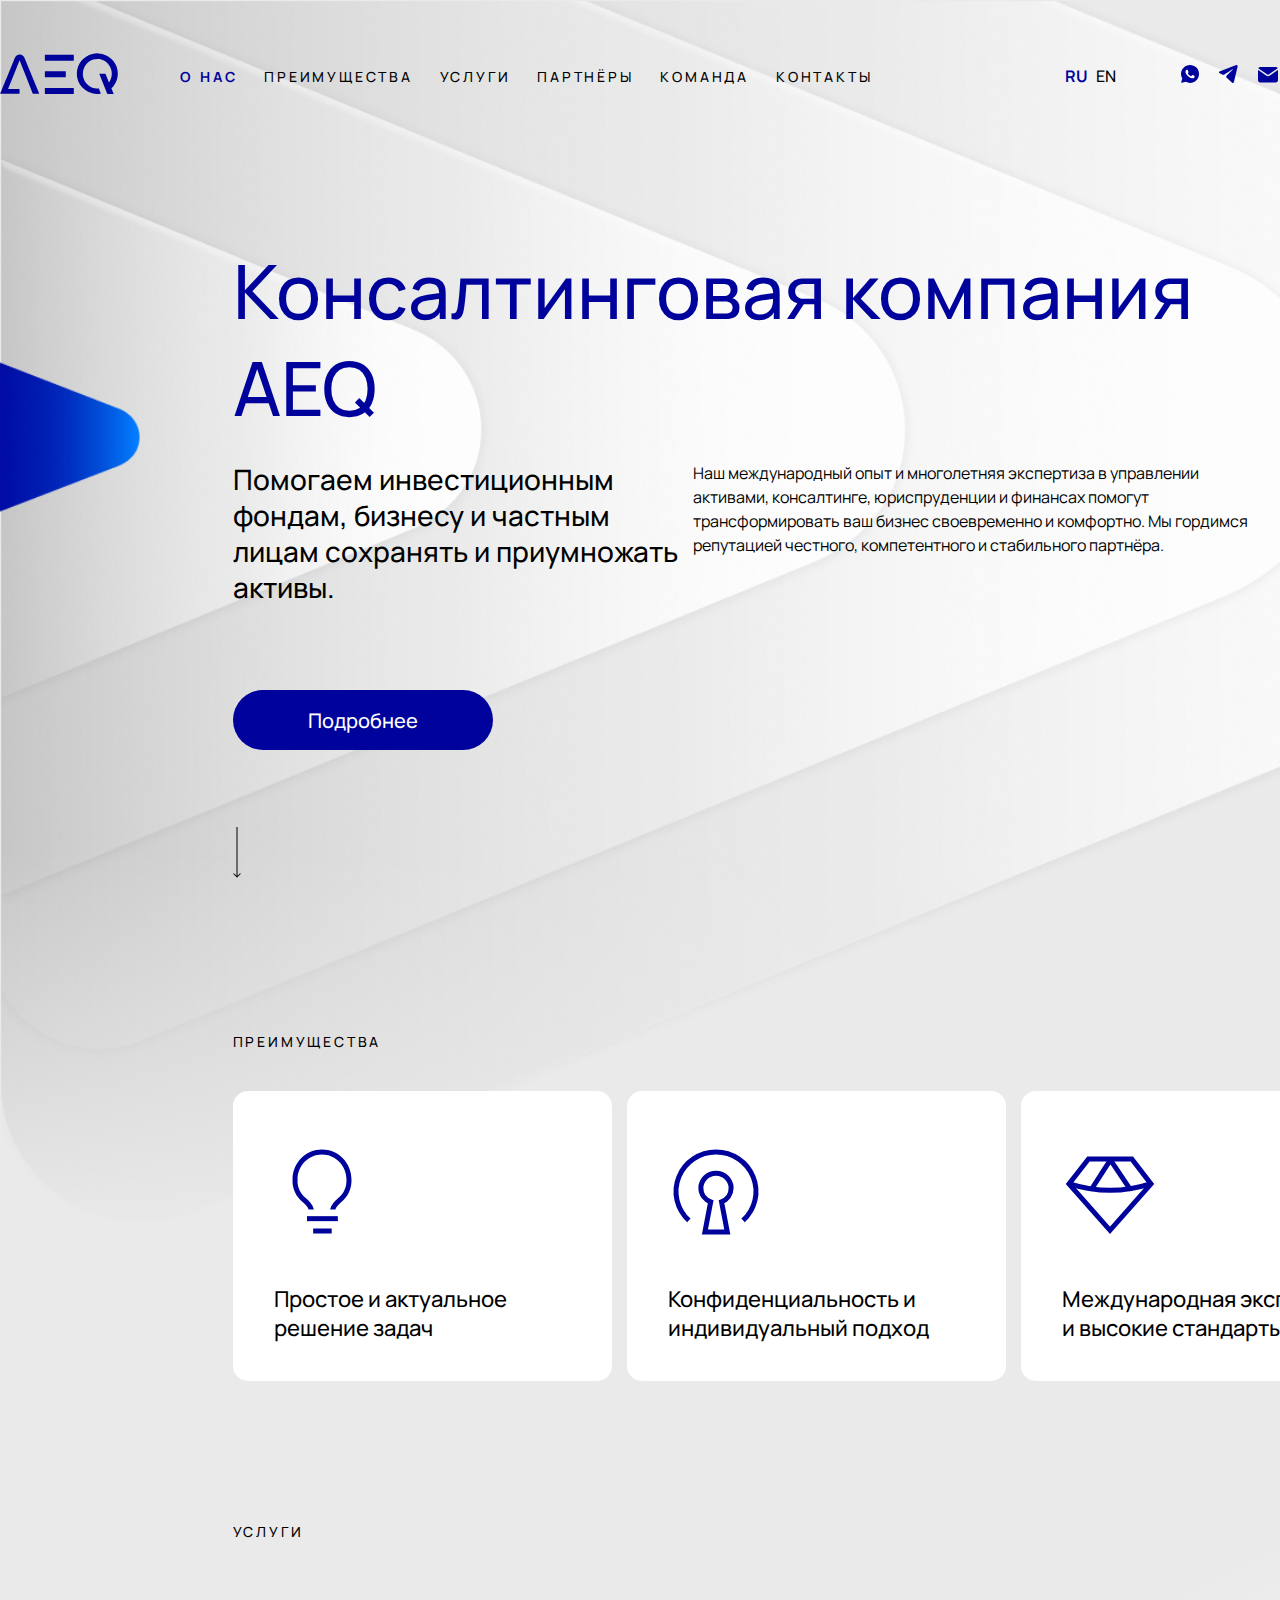
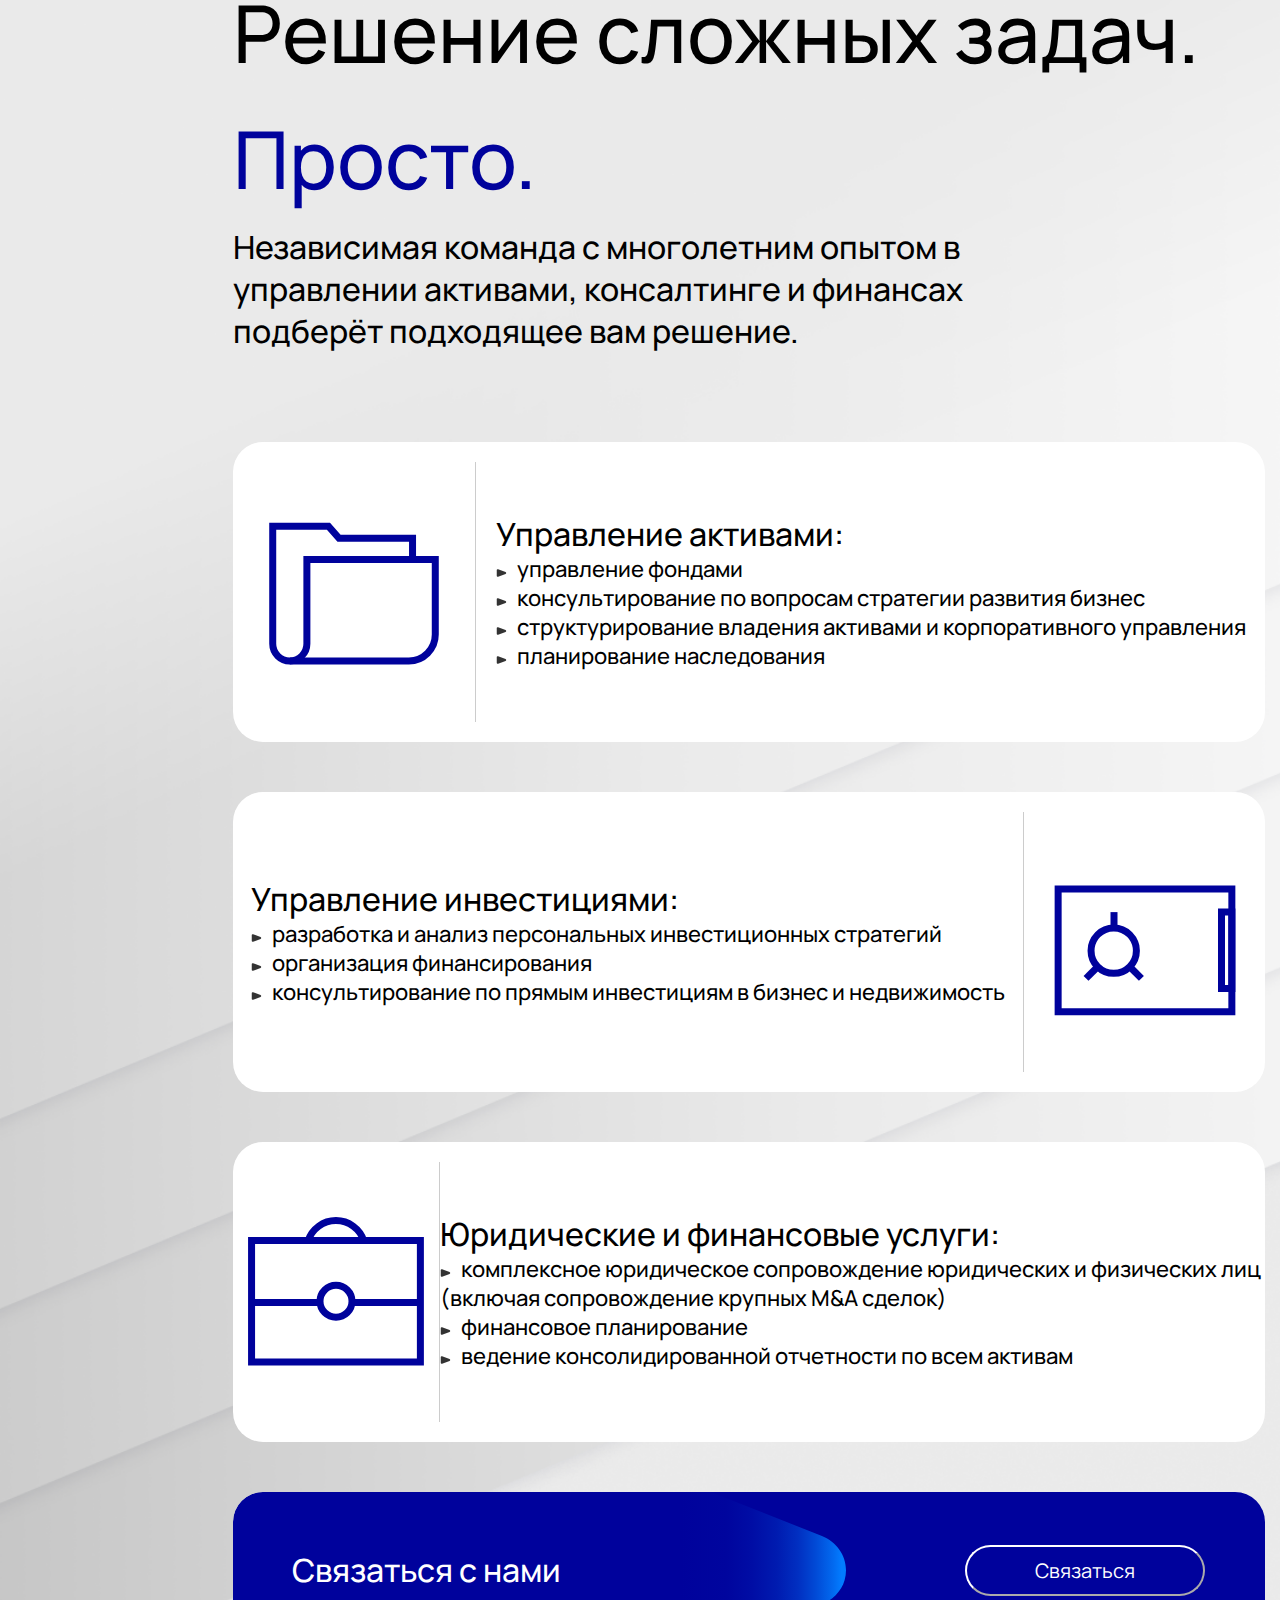
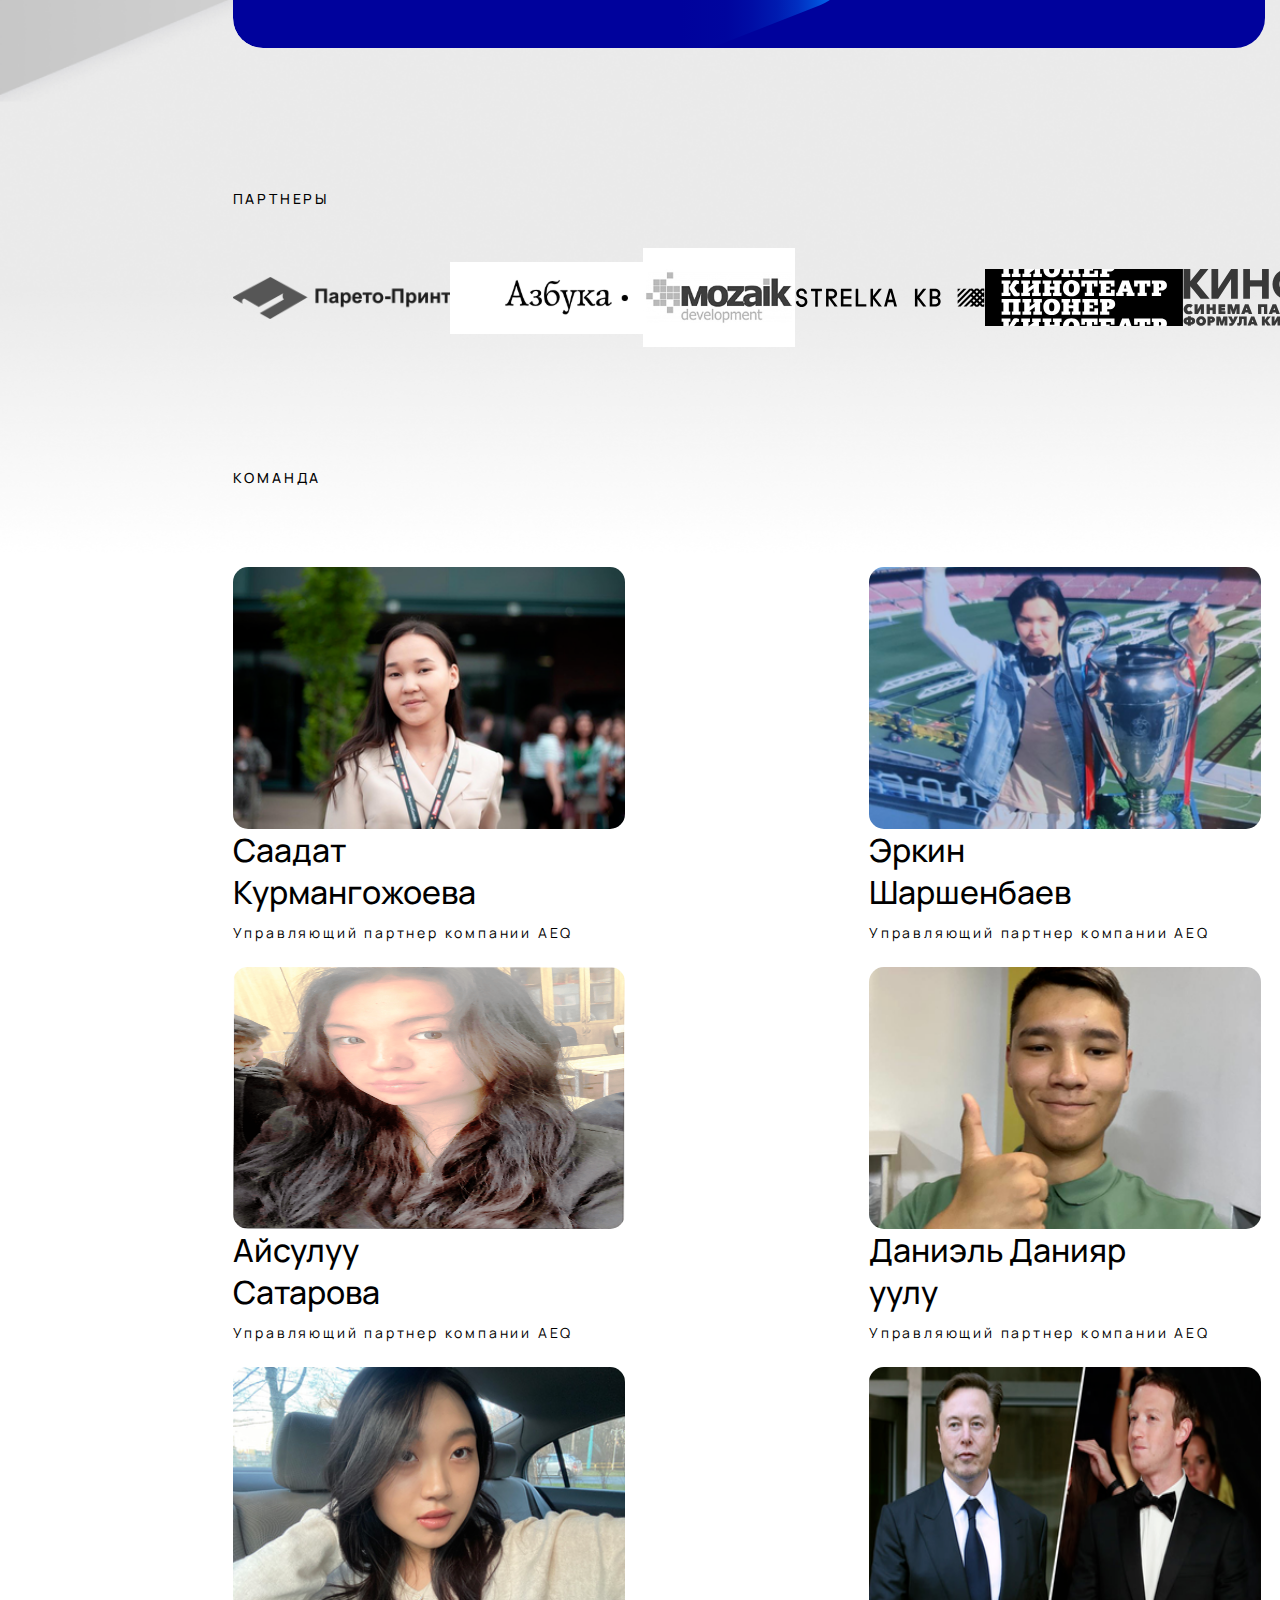
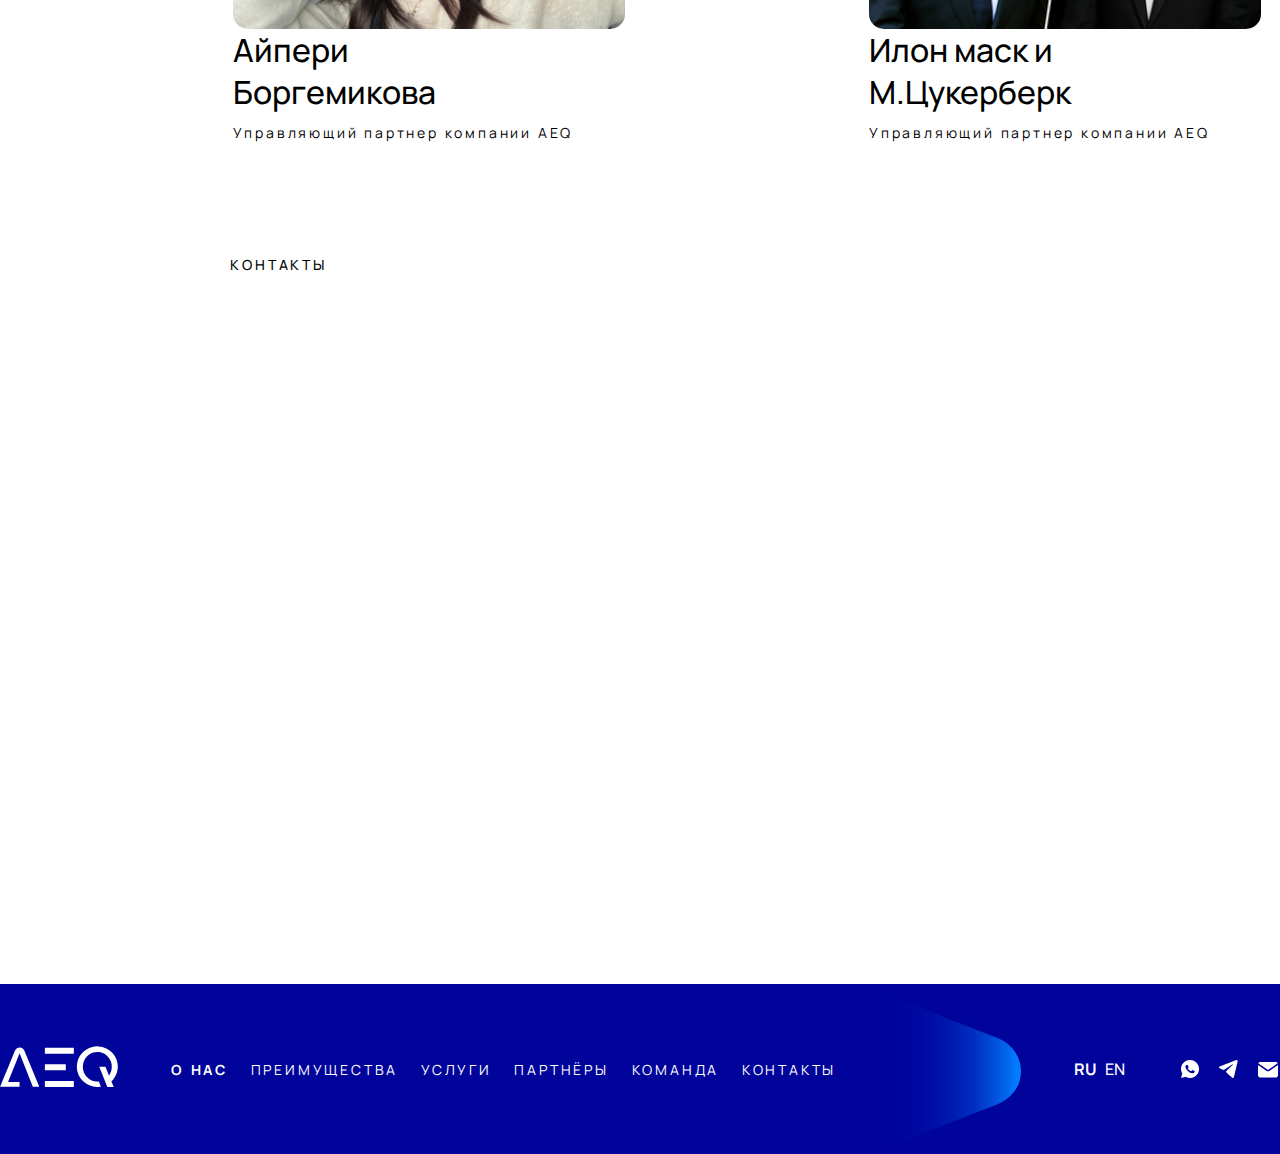
<file: index.html>
<!DOCTYPE html>
<html lang="en">
  <head>
    <meta charset="UTF-8" />
    <meta name="viewport" content="width=device-width, initial-scale=1.0" />
    <title>Document</title>
    <link rel="stylesheet" href="./css/style.css" />
    <link rel="preconnect" href="https://fonts.googleapis.com" />
    <link rel="preconnect" href="https://fonts.gstatic.com" crossorigin />
    <link
      href="https://fonts.googleapis.com/css2?family=Manrope:wght@400;500;600;700&family=Roboto:wght@500;700&display=swap"
      rel="stylesheet"
    />
  </head>
  <body>
    <header>
        <div class="header__logo">
        <a href="" target="_blank"><img src="./img/company.svg" alt="" /></a>
        </div>
        <nav class="header__nav">
          <a class="header__a" href="#hero"><p class="nav__blue">О НАС</p></a>
          <a href="#advantages"><p>ПРЕИМУЩЕСТВА</p></a>
          <a href="#services"><p>УСЛУГИ</p></a>
          <a href="#partners"><p>ПАРТНЁРЫ</p></a>
          <a href="#team"><p>КОМАНДА</p></a>
          <a href="#contacts"><p>КОНТАКТЫ</p></a>
        </nav>
        <div class="lang">
        <a><p>RU</p></a>
        <a>EN</a>
        </div>
        <div class="massangers__img">
          <a target="_blank" href="https://www.whatsapp.com/?lang=ru"><img src="./img/whatsapp.svg" alt="" /></a>
          <a target="_blank" href="https://web.telegram.org/k/"><img src="./img/telegram.svg" alt="" /></a>
          <a target="_blank" href="https://www.google.com/intl/ru/gmail/about/"><img src="./img/mail.svg" alt="" /></a>
        </div>
      </div>
    </header>
    <div id="hero" class="container main">
      <h1>Консалтинговая компания AEQ</h1>
      <div class="main__inner">
        <div class="main__inner--left">
          <p>
            Помогаем инвестиционным фондам, бизнесу и частным лицам сохранять и
            приумножать активы.
          </p>
        </div>
        <div class="main__inner--right">
          <span
            >Наш международный опыт и многолетняя экспертиза в управлении
            активами, консалтинге, юриспруденции и финансах помогут
            трансформировать ваш бизнес своевременно и комфортно. Мы гордимся
            репутацией честного, компетентного и стабильного партнёра.</span
          >
        </div>
      </div>
      <button class="main__btn"><a href="#advantages">Подробнее</a></button>
      <img class="arrow" src="./img/Arrow 2.png" alt="" />
    </div>
    <div id="advantages" class="container advantages">
      <h2>ПРЕИМУЩЕСТВА</h2>
      <div class="advantages__inner">
        <div class="advantages__component">
          <img src="./img/solution.svg" alt="" class="advantages__photo" />
          <p>Простое и актуальное решение задач</p>
        </div>
        <div class="advantages__component">
          <img src="./img/security.svg" alt="" class="advantages__photo" />
          <p>Конфиденциальность и индивидуальный подход</p>
        </div>
        <div class="advantages__component--last">
          <img src="./img/expertise.svg" alt="" class="advantages__photo" />
          <p>Международная экспертиза и высокие стандарты</p>
        </div>
      </div>
    </div>
    <div id="services" class="container services">
      <h2>УСЛУГИ</h2>
      <div class="services__title">
        <p>Решение сложных задач.</p>
        <br />
        <p class="services__title--blue">Просто.</p>
      </div>
      <p class="services__title--bottom">
        Независимая команда с многолетним опытом в управлении активами,
        консалтинге и финансах подберёт подходящее вам решение.
      </p>
      <div class="services__content">
        <div class="services__content--inner">
          <div class="services__content--image">
            <img  src="./img/folder.svg" alt="" />
          </div>
          <img class="Line__img" src="./img/Line 7.svg" alt="" />
          <div class="services__content--text">
            <p class="services__content--h1">Управление активами:</p>
              <ul class="services__content--ul">
                <li>управление фондами</li>
                <li>консультирование по вопросам стратегии развития бизнес</li>
                <li>структурирование владения активами и корпоративного управления</li>
                <li>планирование наследования</li>
              </ul>
          </div>
        </div>
        <div class="services__content--inner">
          <div class="services__content--text">
            <p class="services__content--h1">Управление инвестициями:</p>
              <ul class="services__content--ul">
                <li>разработка и анализ персональных инвестиционных стратегий</li>
                <li>oрганизация финансирования</li>
                <li>консультирование по прямым инвестициям в бизнес и недвижимость</li>
              </ul>
          </div>
          <img class="Line__img" src="./img/Line 7.svg" alt="" />
          <div class="services__content--image">
            <img src="./img/safe.svg" alt="" />
          </div>
        </div>
        <div class="services__content--inner">
          <div class="services__content--image">
            <img src="./img/law.svg" alt="" />
          </div>
          <img class="Line__img" src="./img/Line 7.svg" alt="" />
          <div class="services__content--text">
            <p class="services__content--h1">
              Юридические и финансовые услуги:
            </p>
              <ul class="services__content--ul">
                <li>комплексное юридическое сопровождение юридических и физических
                    лиц (включая сопровождение крупных M&A сделок)</li>
                <li>финансовое планирование</li>
                <li>ведение консолидированной отчетности по всем активам</li>
              </ul>
          </div>
        </div>
        <div class="services__footer">
          <p class="services__footer--p">Связаться с нами</p>
          <img src="./img/ServicesFooterVector.svg" alt="" />
          <a href="consult.html"><button class="services__btn">Связаться</button></a>
        </div>
      </div>
    </div>
    <div id="partners" class="container partners">
      <h2>ПАРТНЕРЫ</h2>
      <div class="partners__content">
        <img src="./img/partners1.svg" alt="" />
        <img src="./img/partners2.svg" alt="" />
        <img src="./img/partners3.svg" alt="" />
        <img src="./img/partners4.svg" alt="" />
        <img src="./img/partners5.svg" alt="" />
        <img src="./img/partners6.svg" alt="" />
      </div>
    </div>
    <div id="team" class="team">
      <h2>КОМАНДА</h2>
      <div class="team__content">
        <a href="squad.html">
          <div class="team__content--inner">
            <img class="team__img" src="./img/saadat.png" alt="" />
            <p>Саадат Курмангожоева</p>
            <span>Управляющий партнер компании AEQ</span>
          </div>
        </a>
        <a href="squad.html">
          <div class="team__content--inner">
            <img class="team__img" src="./img/Erkin.png" alt="" />
            <p>Эркин Шаршенбаев</p>
            <span>Управляющий партнер компании AEQ</span>
          </div>
        </a>
        <a href="squad.html">
          <div class="team__content--inner">
            <img class="team__img" src="./img/Aisuluu.png" alt="" />
            <p>  Айсулуу Сатарова</p>
            <span>Управляющий партнер компании AEQ</span>
          </div>
        </a>
        <a href="squad.html">
          <div class="team__content--inner">
            <img class="team__img" src="./img/me.png" alt="" />
            <p>Даниэль Данияр уулу</p>
            <span>Управляющий партнер компании AEQ</span>
          </div>
        </a>
        <a href="squad.html">
          <div class="team__content--inner">
            <img class="team__img" src="./img/Aiperi.png" alt="" />
            <p>Айпери Боргемикова</p>
            <span>Управляющий партнер компании AEQ</span>
          </div>
        </a>
        <a href="squad.html">
          <div class="team__content--inner">
            <img class="team__img" src="./img/Mark.png" alt="" />
            <p>Илон маск и М.Цукерберк</p>
            <span>Управляющий партнер компании AEQ</span>
          </div>
        </a>
      </div>
    </div>
    <section id="contacts" class="contacts">
      <h2>КОНТАКТЫ</h2>
      <div class="maps">
        <iframe
          src="https://www.google.com/maps/embed?pb=!1m18!1m12!1m3!1d2244.2169403648554!2d37.59858837683443!3d55.772103973091376!2m3!1f0!2f0!3f0!3m2!1i1024!2i768!4f13.1!3m3!1m2!1s0x46b54a3e68954dff%3A0x7f4d7015394a2850!2z0J7RgNGD0LbQtdC50L3Ri9C5INC_0LXRgC4sINCc0L7RgdC60LLQsCwg0KDQvtGB0YHQuNGP!5e0!3m2!1sru!2skg!4v1689105717784!5m2!1sru!2skg"
          width="100%"
          height="670"
          style="border: 0"
          allowfullscreen=""
          loading="lazy"
          referrerpolicy="no-referrer-when-downgrade"
        ></iframe>
      </div>
    </section>
    <footer> 
        <div class="footer__content"> 
                <div class="footer__inner"> 
                    <div class="footer__logo"> 
                        <a href="#" target="_blank" rel="noopener noreferrer"><img src="./img/AEQFooter.svg" alt="footer--logo" /></a> 
                        </div> 
                        <nav class="footer__nav"> 
                            <a href="#hero"><p class="footer__nav--p">О НАС</p></a> 
                            <a href="#advantages"><p>ПРЕИМУЩЕСТВА</p></a> 
                            <a href="#services"><p>УСЛУГИ</p></a> 
                            <a href="#partners"><p>ПАРТНЁРЫ</p></a> 
                            <a href="#team"><p>КОМАНДА</p></a> 
                            <a href="#contacts"><p>КОНТАКТЫ</p></a> 
                            <img src="./img/footer__vector.svg" alt=""> 
                            </nav> 
                        <div class="footer__language__logo"> 
                            <a><p>RU</p></a> 
                            <a>EN</a> 
                        </div> 
                        <div class="massangers__img"> 
                            <img src="./img/footer__icons.png " alt="" /> 
                        </div> 
                    </div> 
                </div> 
        </div> 
      </footer>
  </body>
</html>
</file>
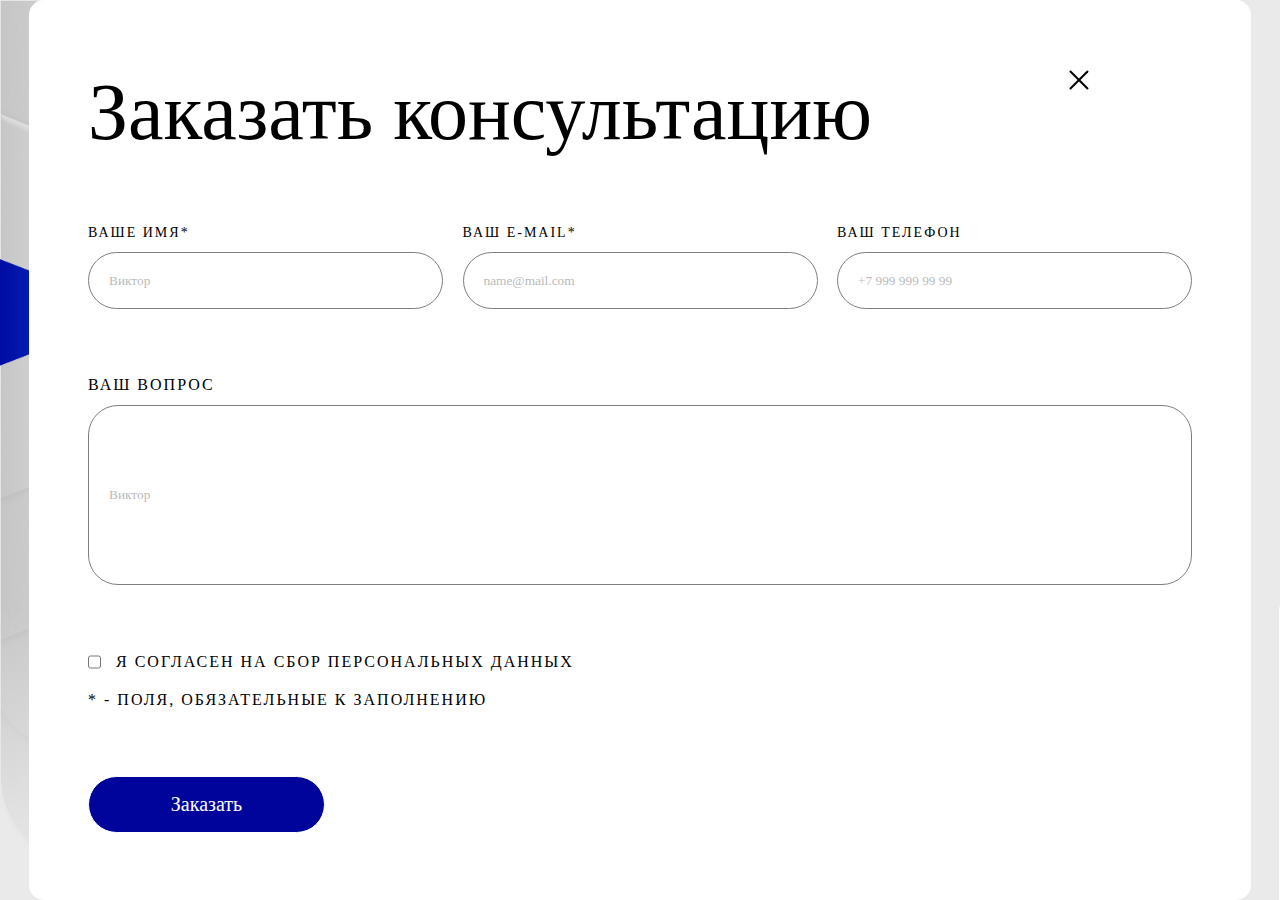
<file: consult.html>
<!DOCTYPE html>
<html lang="en">
  <head>
    <meta charset="UTF-8" />
    <meta name="viewport" content="width=device-width, initial-scale=1.0" />
    <title>consult</title>
    <link rel="stylesheet" href="./css/style.css" />
  </head>
  <body>
    <div class="consult__container">
      <div class="close__img--consult">
        <a href="index.html"><img src="./img/х.svg" alt="" /></a>
      </div>
      <div class="consult__inner">
        <div class="consult__h1">Заказать консультацию</div>
        <div class="consult__inner--top">
          <div class="consult__box--small">
            <p class="consult__box--p">Ваше имя*</p>
            <input placeholder="Виктор" type="text" />
          </div>
          <div class="consult__box--small">
            <p class="consult__box--p">Ваш e-mail*</p>
            <input placeholder="name@mail.com" type="text" />
          </div>
          <div class="consult__box--small">
            <p class="consult__box--p">Ваш телефон</p>
            <input placeholder="+7 999 999 99 99" type="text" />
          </div>
        </div>
        <div class="consult__box--big">
          <p>Ваш вопрос</p>
          <input placeholder="Виктор" type="text" />
        </div>
        <div class="consult__checkbox">
          <input type="checkbox" />
          <p>Я согласен на сбор персональных данных</p>
          <p>*  - поля, обязательные к заполнению</p>
          </div>
          <button class="consult__btn"><a href="index.html">Заказать</a></button>
        </div>
      </div>
    </div>
  </body>
</html>
</file>
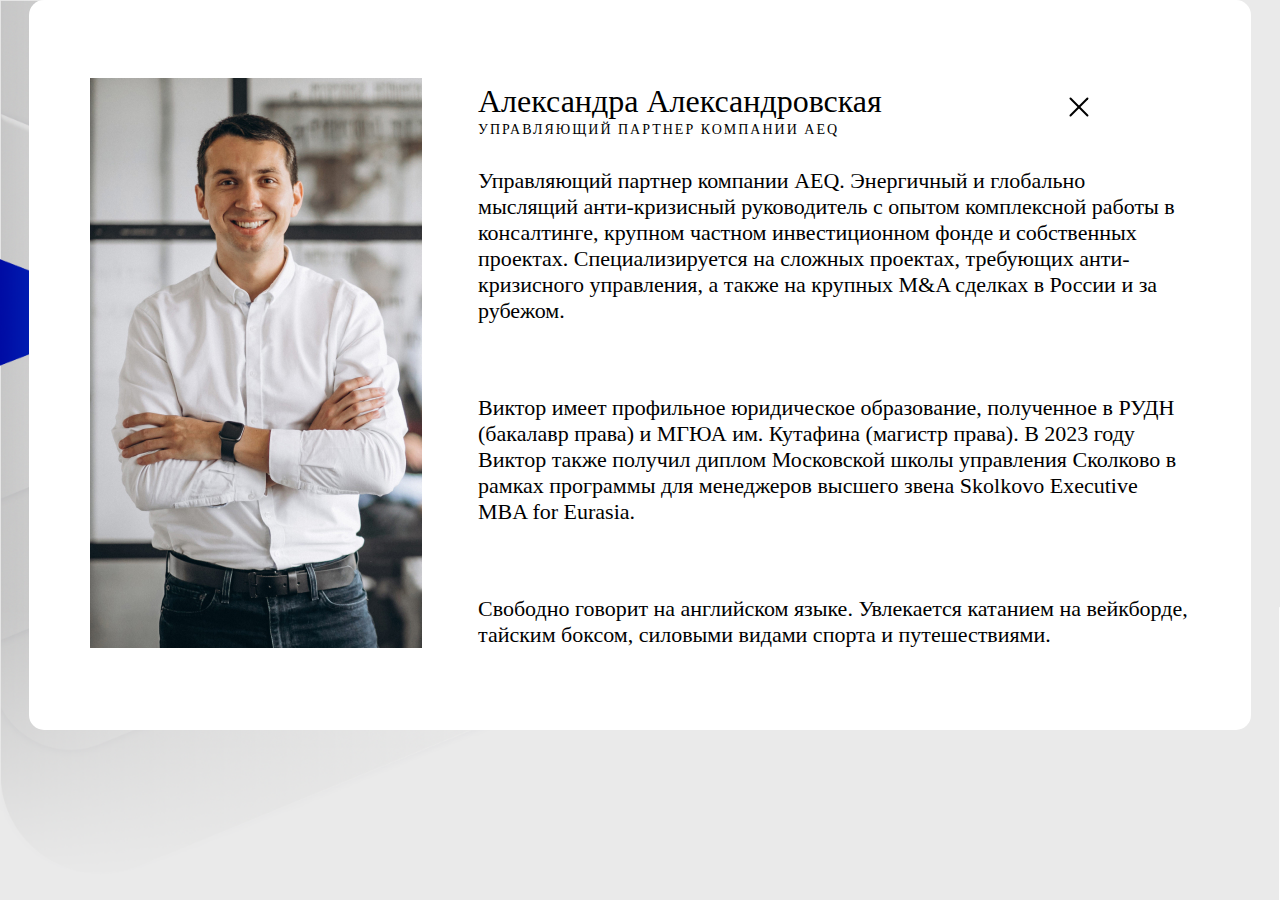
<file: squad.html>
<!DOCTYPE html>
<html lang="en">
  <head>
    <meta charset="UTF-8" />
    <meta name="viewport" content="width=device-width, initial-scale=1.0" />
    <title>squad</title>
    <link rel="stylesheet" href="./css/style.css" />
  </head>
  <body>
    <div class="squad__container">
      <div class="close__img">
        <a href="index.html"><img src="./img/х.svg" alt="" /></a>
      </div>
      <div class="squad__inner">
        <div class="sqaud__inner-left">
          <img src="./img/AEQ_photostyle_sample_3 1.jpg" alt="" />
        </div>
        <div class="sqaud__inner-right">
          <div class="squad__inner-title">
            <p>Александра Александровская</p>
            <span>Управляющий партнер компании AEQ</span>
          </div>
          <div class="squad__inner-text">
            <p>
              Управляющий партнер компании AEQ. Энергичный и глобально мыслящий
              анти-кризисный руководитель с опытом комплексной работы в
              консалтинге, крупном частном инвестиционном фонде и собственных
              проектах. Специализируется на сложных проектах, требующих
              анти-кризисного управления, а также на крупных M&A сделках в
              России и за рубежом.
            </p>
            <p>
              Виктор имеет профильное юридическое образование, полученное в РУДН
              (бакалавр права) и МГЮА им. Кутафина (магистр права). В 2023 году
              Виктор также получил диплом Московской школы управления Сколково в
              рамках программы для менеджеров высшего звена Skolkovo Executive
              MBA for Eurasia.
            </p>
            <p>
              Свободно говорит на английском языке. Увлекается катанием на
              вейкборде, тайским боксом, силовыми видами спорта и путешествиями.
            </p>
          </div>
        </div>
      </div>
    </div>
  </body>
</html>
</file>
<file: css/style.css>
* {
  margin: 0;
  padding: 0;
  box-sizing: border-box;
  font-family: "Manrope";
  font-weight: 500;
}
h1 {
  font-size: 75px;
  line-height: 97px;
  letter-spacing: 0em;
  text-align: left;
  color: #00029c;
  font-family: "Manrope";
}
h2 {
  font-size: 14px;
  line-height: 19px;
  letter-spacing: 0.2em;
  text-align: left;
  color: #000000;
  margin-bottom: 40px;
}
h2:hover {
  color: #00029c;
}
body {
  background-image: url("../img/bg.png");
  background-repeat: no-repeat;
  background-size: cover;
  font-family: "Manrope";
}
span {
  font-weight: 400;
}
a,
button {
  cursor: pointer;
  text-decoration: none;
  color: #fff;
}
a:hover {
  font-size: 125%;
  transition: 1s;
}
.container {
  max-width: 1228px;
  padding: 0 15px;
  margin-left: 17%;
}
header {
  max-width: 1402px;
  height: 44px;
  display: flex;
  justify-content: space-between;
  align-items: center;
  margin: 54px auto;
}

.header__nav {
  width: 692px;
  display: flex;
  justify-content: space-between;
  margin-right: 130px;
}

nav a {
  font-size: 14px;
  line-height: 19px;
  letter-spacing: 0.2em;
  color: #000;
}
.nav__blue {
  color: #00029c;
  font-weight: 700;
}

.lang {
  width: 51px;
  height: 16px;
  display: flex;
  justify-content: space-between;
  align-items: center;
  font-weight: 500;
  font-family: "Roboto";
}
.lang a {
  color: #000;
}

.lang p {
  color: #00029c;
  font-weight: 700;
}
.massangers__img {
  width: 102px;
  display: flex;
  justify-content: space-between;
}
.main {
  margin-top: 144px;
}
.main__inner {
  display: flex;
  justify-content: space-between;
  max-width: 1165px;
  margin-top: 25px;
}
.main__inner--left {
  max-width: 572px;
  font-size: 28px;
  line-height: 36px;
}
.main__inner--right {
  max-width: 572px;
  font-size: 16px;
  line-height: 24px;
}
.main__btn {
  display: flex;
  width: 260px;
  height: 60px;
  justify-content: center;
  align-items: center;
  border-radius: 30px;
  background: #00029c;
  color: white;
  font-size: 20px;
  margin-top: 85px;
  border: 1px;
  padding: 10px;
}
.main__btn:hover {
  background-color: darkblue;
}
.arrow {
  display: flex;
  padding-top: 77px;
}
.advantages {
  margin-top: 154px;
}
.advantages__inner {
  display: flex;
  justify-content: space-between;
  padding-bottom: 10px;
  height: 300px;
}
.advantages__inner p {
  font-size: 22px;
  line-height: 29px;
  width: 314px;
}
.advantages__component {
  background-color: #fff;
  width: 394px;
  border-radius: 15px;
  padding: 53px 24px 50px 41px;
  margin-right: 15px;
}
.advantages__component--last {
  background-color: #fff;
  width: 394px;
  border-radius: 15px;
  padding: 53px 24px 50px 41px;
}
.advantages__photo {
  margin-bottom: 40px;
}
.services {
  margin-top: 131px;
  display: flex;
  flex-direction: column;
}
.services__title p {
  font-size: 80px;
  line-height: 104px;
  text-align: left;
}
.services__title--blue {
  color: #00029c;
}
.services__title--bottom {
  display: flex;
  max-width: 800px;
  max-height: 124px;
  font-size: 32px;
  line-height: 42px;
  margin-top: 15px;
}
.services__content {
  margin-top: 42px;
}
.services__content--inner {
  max-width: 1222px;
  height: 300px;
  background-color: #fff;
  border-radius: 30px;
  display: flex;
  justify-content: space-evenly;
  align-items: center;
  margin-top: 50px;
}
.services__content--h1 {
  font-size: 32px;
  line-height: 42px;
  max-width: 600px;
  max-height: 54px;
  text-align: left;
}
.services__content--ul {
  font-size: 22px;
  line-height: 29px;
  text-align: left;
  max-width: 830px;
}
.services__content--ul li {
  list-style-type: none;
}
.services__content--ul li::before {
  content: url("../img/Polygon\ 1.svg");
  margin-right: 10px;
}
.services__footer {
  margin-top: 50px;
  max-width: 1222px;
  max-height: 156px;
  background-image: url("../img/servicesFooter.svg");
  display: flex;
  align-items: center;
  justify-content: space-around;
  border-radius: 30px;
}
.services__footer--p {
  font-size: 32px;
  line-height: 42px;
  color: #fff;
}
.services__btn {
  width: 240px;
  max-height: 60px;
  padding: 10px;
  border-radius: 30px;
  background-color: #00029c;
  font-weight: 400;
  font-size: 20px;
  color: #fff;
  border-color: #fff;
}
.services__btn:hover {
  background-color: #fff;
  color: #00029c;
}
.partners {
  margin-top: 141px;
  max-width: 1222px;
  display: flex;
  flex-direction: column;
}
.partners__content {
  display: flex;
  justify-content: space-between;
  align-items: center;
  filter: grayscale(100%);
}
.team {
  max-width: 1228px;
  padding: 0 15px;
  margin-left: 17%;
  display: flex;
  flex-direction: column;
  justify-content: space-evenly;
  margin-top: 121px;
}
.team__content a p {
  font-size: 32px;
  line-height: 42px;
  text-align: left;
  width: 270px;
}
.team__content a span {
  margin-top: 10px;
  font-size: 14px;
  line-height: 19px;
  letter-spacing: 0.2em;
  text-align: left;
}
.team__content {
  display: flex;
  flex-wrap: wrap;
  justify-content: space-between;
  margin-top: 40px;
}
.team__img {
  border-radius: 15px;
  width: 392px;
  height: 262px;
}
.team__content a {
  text-decoration: none;
  color: black;
}
.team__content--inner:hover {
  color: #00029c;
}
.team__content--inner {
  display: flex;
  flex-direction: column;
  width: 396px;
  height: 400px;
  border-radius: 15px;
}
.contacts {
  margin-top: 88px;
}
.contacts h2 {
  margin-left: 18%;
}
.maps {
  width: 100%;
  max-height: 670px;
  filter: grayscale(80%);
}
.footer__content {
  background-image: url("../img/footer.svg");
  width: 100%;
  height: 170px;
  display: flex;
  justify-content: center;
  align-items: center;
}
.footer__inner {
  width: 1402px;
  height: 44px;
  display: flex;
  justify-content: space-between;
  align-items: center;
}
.footer__nav {
  width: 850px;
  height: 19px;
  display: flex;
  justify-content: space-between;
  align-items: center;
}
.footer__nav a p {
  color: #ffffff;
  font-weight: 400;
  font-size: 14px;
  line-height: 19px;
  letter-spacing: 0.2em;
  text-align: left;
}
.footer__nav a p:hover {
  font-size: 110%;
  transition: 1s;
}
.footer__nav--p {
  font-weight: 700 !important;
}
.footer__language__logo {
  color: #ffffff;
  width: 51px;
  display: flex;
  justify-content: space-between;
}
.footer__language__logo a p:first-child {
  font-weight: 700;
}
.footer__language__logo:last-child {
  font-weight: 400;
}

/* INDEX PAGE END */
/* SQUAD PAGE START */
.squad__container {
  width: 1222px;
  height: 730px;
  background-color: #ffffff;
  border-radius: 15px;
  margin: 0 auto;
  display: flex;
  justify-content: center;
}
.squad__inner {
  display: flex;
  justify-content: space-between;
  align-items: center;
  width: 1100px;
}
.squad__inner-left {
  width: 340px;
  height: 570px;
}

.squad__inner-right {
  display: flex;
  flex-direction: column;
  width: 720px;
  height: 600px;
}
.squad__inner-title {
  height: 85px;
  width: 630px;
  font-family: "Manrope";
}
.squad__inner-title p {
  font-weight: 500;
  font-size: 32px;
}
.squad__inner-title span {
  font-weight: 400;
  font-size: 14px;
  letter-spacing: 2px;
  text-transform: uppercase;
  margin-top: 7px;
}
.squad__inner-text {
  font-family: "Manrope";
  font-weight: 500;
  font-size: 22px;
  width: 712px;
  height: 480px;
  display: flex;
  flex-direction: column;
  justify-content: space-between;
}
.close__img {
  position: absolute;
  left: 83%;
  top: 10%;
}

/* SQUAD PAGE END */
/* CONSULT PAGE START */

.consult__container {
  width: 1222px;
  height: 100vh;
  background-color: #ffffff;
  border-radius: 15px;
  margin: 0 auto;
  display: flex;
  justify-content: center;
  font-weight: 500;
}
.consult__container p {
  letter-spacing: 2px;
}
.consult__inner {
  display: flex;
  flex-direction: column;
  text-transform: uppercase;
  justify-content: space-evenly;
}
.consult__h1 {
  text-transform: none;
}
.consult__inner--top {
  display: flex;
  justify-content: space-between;
}
.consult__checkbox {
  display: flex;
  flex-wrap: wrap;
  width: 500px;
}
.consult__checkbox p:last-child {
  margin-top: 20px;
}
.consult__checkbox input {
  margin-right: 15px;
}
.consult__h1 {
  font-size: 80px;
}
.consult__box--small input {
  width: 355px;
  height: 57px;
  border-radius: 30px;
  border: 1px solid #000;
  opacity: 0.5;
  padding: 15px 54px 15px 20px;
}
.consult__box--p {
  font-size: 14px;
  margin-bottom: 11px;
}
.consult__box--big input {
  width: 1104px;
  height: 180px;
  border-radius: 30px;
  border: 1px solid #000;
  opacity: 0.5;
  padding: 15px 54px 15px 20px;
  margin-top: 11px;
}
.consult__btn {
  width: 237px;
  height: 57px;
  border-radius: 30px;
  background: var(--dark-blue, #01049b);
  color: #ffffff;
  font-size: 20px;
  font-weight: 400;
  border: 1px solid;
}
.consult__btn a {
  text-decoration: none;
}
.consult__btn:hover {
  background-color: #ffffff;
  color: #00029c;
  border-color: #01049b;
  transition: 1s;
}
.close__img--consult {
  position: absolute;
  left: 83%;
  top: 7%;
}

/* MEDIA START */

/* @media (max-width: 768px) {

  h2{
    width: 230px;
  }
  header {
    width: 70%;
  }
  .header__nav {
    display: none;
  }
  .main__inner {
    display: flex;
    flex-direction: column;
    max-width: 573px;
  }
  .main__inner--right {
    margin-top: 17px;
  }
#advantages{
  max-width: 681px;
  height: 680px;
}
.advantages__inner{
  display: flex;
  flex-direction: column;
}
.advantages__component, .advantages__component--last{
  margin-top: 40px;
  width: 680px;
  height: 130px;
  padding: 0;
  display: flex;
  align-items: center;
}
.advantages__photo{
  margin: 20px 30px 20px 30px;
}
.services__content{
  display: flex;
  flex-direction: column;
  width: 680px;
}
.Line__img{
  display: none;
}
.services__content--h1{
  max-width: 618px;
}
.services__footer--p{
  width: 150px;
  margin-left: 43px;
}
.services__btn{
  width: 175px;
  height: 60px;
}
} */
</file>
